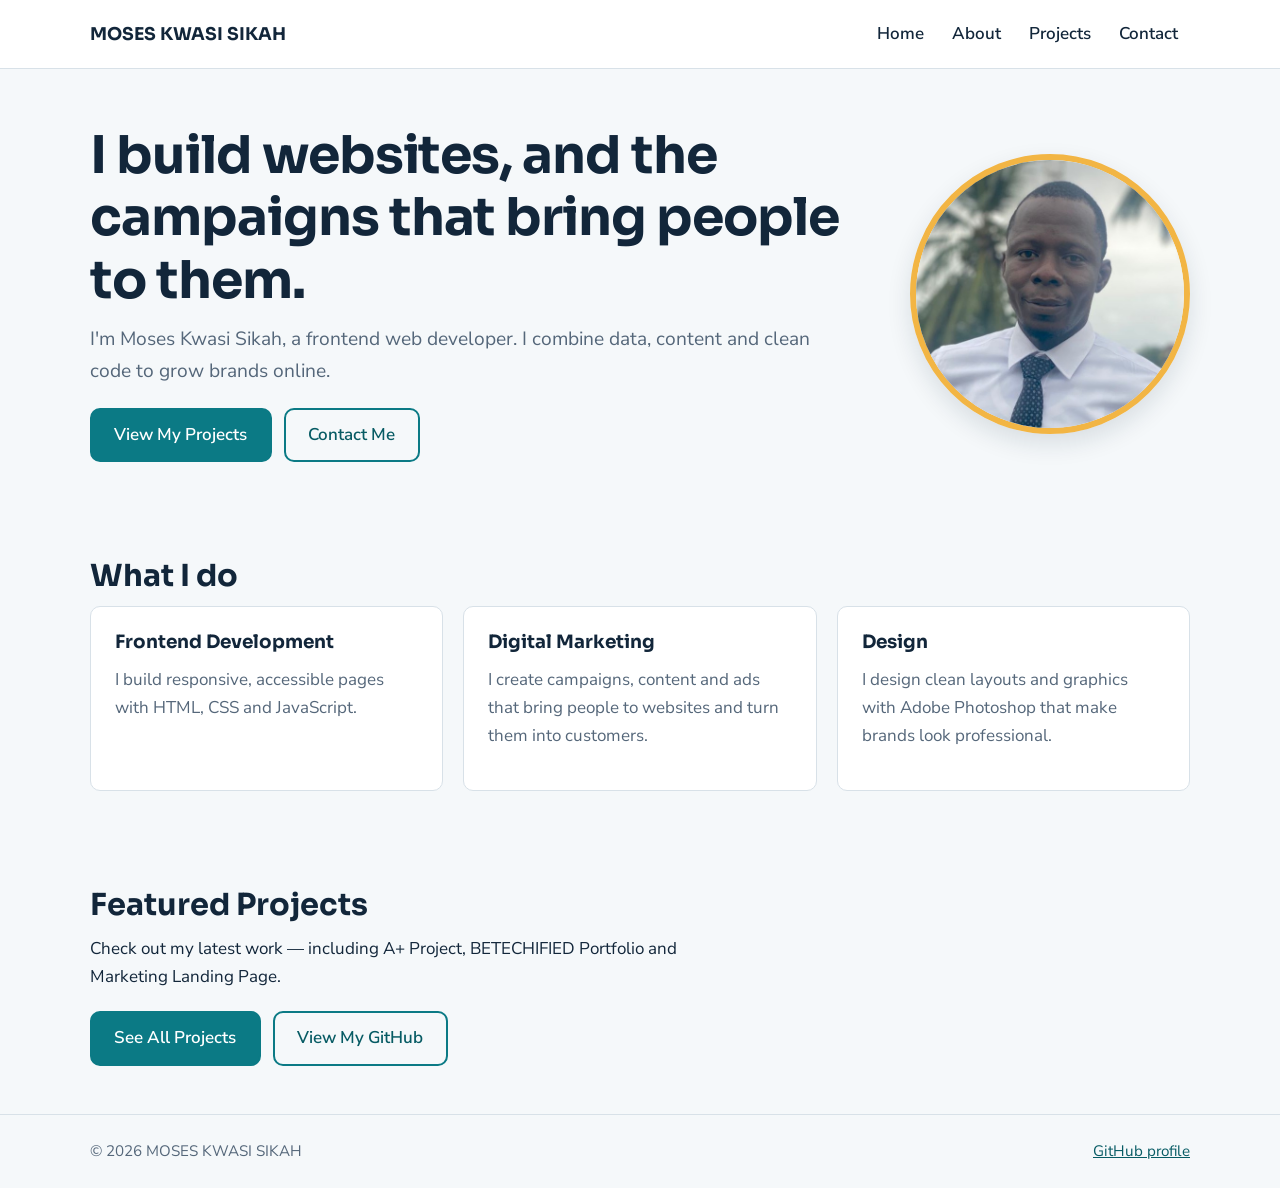
<file: index.html>
<!DOCTYPE html>
<html lang="en">
<head>
    <meta charset="UTF-8">
    <meta name="viewport" content="width=device-width, initial-scale=1.0">
    <title>MOSES KWASI SIKAH | Frontend Developer & Designer</title>
    <meta name="description" content="Portfolio of MOSES KWASI SIKAH, a digital marketing analyst and frontend web developer.">
    <link rel="preconnect" href="https://fonts.googleapis.com">
    <link rel="preconnect" href="https://fonts.gstatic.com" crossorigin>
    <link href="https://fonts.googleapis.com/css2?family=Nunito+Sans:wght@400;600&family=Sora:wght@600;700&display=swap" rel="stylesheet">
    <link rel="stylesheet" href="portfolio.css">
    <script src="portfolio.js" defer></script>
</head>
<body>
    <a class="skip-link" href="#main">Skip to content</a>
    <header class="site-header">
        <div class="container bar">
            <a class="brand" href="index.html">MOSES KWASI SIKAH</a>
            <button class="nav-toggle" type="button" aria-expanded="false" aria-controls="site-nav">Menu</button>
            <nav id="site-nav" aria-label="Main">
                <a href="index.html">Home</a>
                <a href="about.html">About</a>
                <a href="projects.html">Projects</a>
                <a href="contact.html">Contact</a>
            </nav>
        </div>
    </header>

    <main id="main">
        <section class="hero">
            <div class="container hero-grid">
                <div class="hero-copy">
                    <h1>I build websites, and the campaigns that bring people to them.</h1>
                    <p class="lead">I'm Moses Kwasi Sikah, a frontend web developer. I combine data, content and clean code to grow brands online.</p>
                    <div class="actions">
                        <a href="projects.html">View My Projects</a>
                        <a href="contact.html">Contact Me</a>
                    </div>
                </div>
                <img src="myphoto.jpeg" alt="Moses Kwasi Sikah" class="avatar">
            </div>
        </section>

        <section class="section">
            <div class="container">
                <h2>What I do</h2>
                <div class="grid grid-3">
                    <article class="card">
                        <h3>Frontend Development</h3>
                        <p>I build responsive, accessible pages with HTML, CSS and JavaScript.</p>
                    </article>
                    <article class="card">
                        <h3>Digital Marketing</h3>
                        <p>I create campaigns, content and ads that bring people to websites and turn them into customers.</p>
                    </article>
                    <article class="card">
                        <h3>Design</h3>
                        <p>I design clean layouts and graphics with Adobe Photoshop that make brands look professional.</p>
                    </article>
                </div>
            </div>
        </section>

        <section class="section">
            <div class="container">
                <h2>Featured Projects</h2>
                <p>Check out my latest work — including A+ Project, BETECHIFIED Portfolio and Marketing Landing Page.</p>
                <div class="actions">
                    <a href="projects.html">See All Projects</a>
                    <a href="https://github.com/napo6484" target="_blank" rel="noopener">View My GitHub</a>
                </div>
            </div>
        </section>
    </main>

    <footer class="site-footer">
        <div class="container">
            <p>&copy; <span id="year">2026</span> MOSES KWASI SIKAH</p>
            <p><a href="https://github.com/napo6484" target="_blank" rel="noopener">GitHub profile</a></p>
        </div>
    </footer>
</body>
</html>
</file>
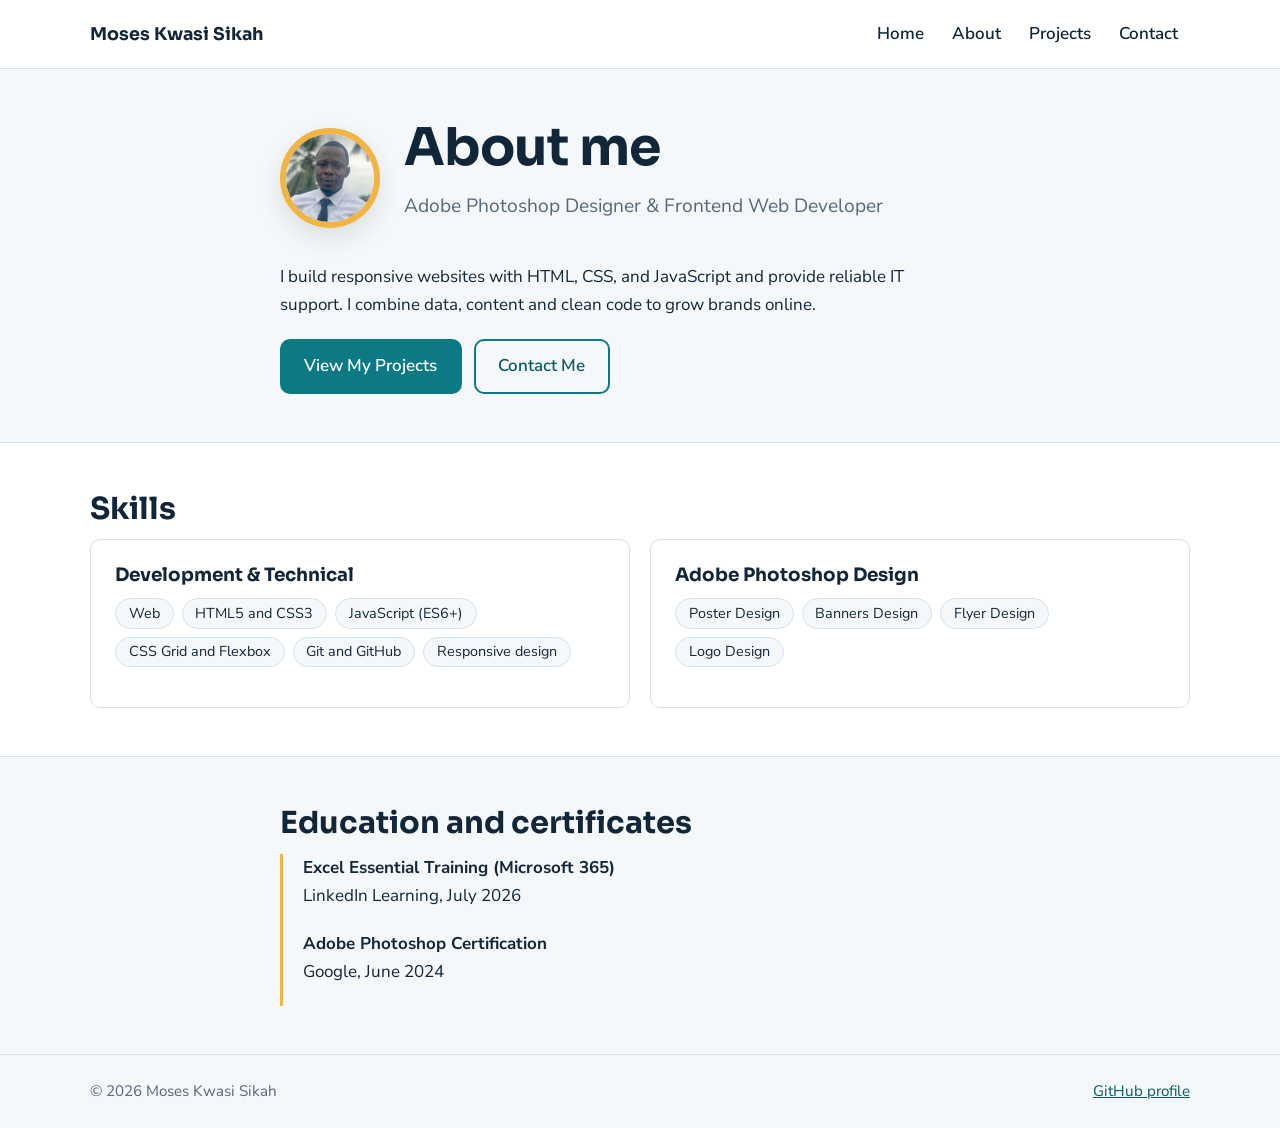
<file: about.html>
<!DOCTYPE html>
<html lang="en">
<head>
    <meta charset="UTF-8">
    <meta name="viewport" content="width=device-width, initial-scale=1.0">
    <title>About | MOSES KWASI SIKAH</title>
    <meta name="description" content="About Moses Kwasi Sikah: skills, education and certifications.">
    <link rel="preconnect" href="https://fonts.googleapis.com">
    <link rel="preconnect" href="https://fonts.gstatic.com" crossorigin>
    <link href="https://fonts.googleapis.com/css2?family=Nunito+Sans:wght@400;600&family=Sora:wght@600;700&display=swap" rel="stylesheet">
    <link rel="stylesheet" href="portfolio.css">
    <script src="portfolio.js" defer></script>
</head>
<body>
    <a class="skip-link" href="#main">Skip to content</a>
    <header class="site-header">
        <div class="container bar">
            <a class="brand" href="index.html">Moses Kwasi Sikah</a>
            <button class="nav-toggle" type="button" aria-expanded="false" aria-controls="site-nav">Menu</button>
            <nav id="site-nav" aria-label="Main">
                <a href="index.html">Home</a>
                <a href="about.html">About</a>
                <a href="projects.html">Projects</a>
                <a href="contact.html">Contact</a>
            </nav>
        </div>
    </header>

    <main id="main">
        <section class="section">
            <div class="container narrow">
                <div class="about-top">
                    <img src="myphoto.jpeg" alt="Moses Kwasi Sikah" class="avatar avatar-small">
                    <div>
                        <h1>About me</h1>
                        <p class="lead">Adobe Photoshop Designer & Frontend Web Developer</p>
                    </div>
                </div>
                <p>I build responsive websites with HTML, CSS, and JavaScript and provide reliable IT support. I combine data, content and clean code to grow brands online.</p>
                <div class="actions">
                    <a href="projects.html">View My Projects</a>
                    <a href="contact.html">Contact Me</a>
                </div>
            </div>
        </section>

        <section class="section alt">
            <div class="container">
                <h2>Skills</h2>
                <div class="grid grid-2">
                    <div class="card">
                        <h3>Development & Technical</h3>
                        <ul class="tags">
                            <li>Web</li>
                            <li>HTML5 and CSS3</li>
                            <li>JavaScript (ES6+)</li>
                            <li>CSS Grid and Flexbox</li>
                            <li>Git and GitHub</li>
                            <li>Responsive design</li>
                        </ul>
                    </div>
                    <div class="card">
                        <h3>Adobe Photoshop Design</h3>
                        <ul class="tags">
                            <li>Poster Design</li>
                            <li>Banners Design</li>
                            <li>Flyer Design</li>
                            <li>Logo Design</li>
                        </ul>
                    </div>
                </div>
            </div>
        </section>

        <section class="section">
            <div class="container narrow">
                <h2>Education and certificates</h2>
                <ul class="timeline">
                    <li><strong>Excel Essential Training (Microsoft 365)</strong> LinkedIn Learning, July 2026</li>
                    <li><strong>Adobe Photoshop Certification</strong> Google, June 2024</li>
                </ul>
            </div>
        </section>
    </main>

    <footer class="site-footer">
        <div class="container">
            <p>&copy; <span id="year">2026</span> Moses Kwasi Sikah</p>
            <p><a href="https://github.com/napo6484" target="_blank" rel="noopener">GitHub profile</a></p>
        </div>
    </footer>
</body>
</html>
</file>
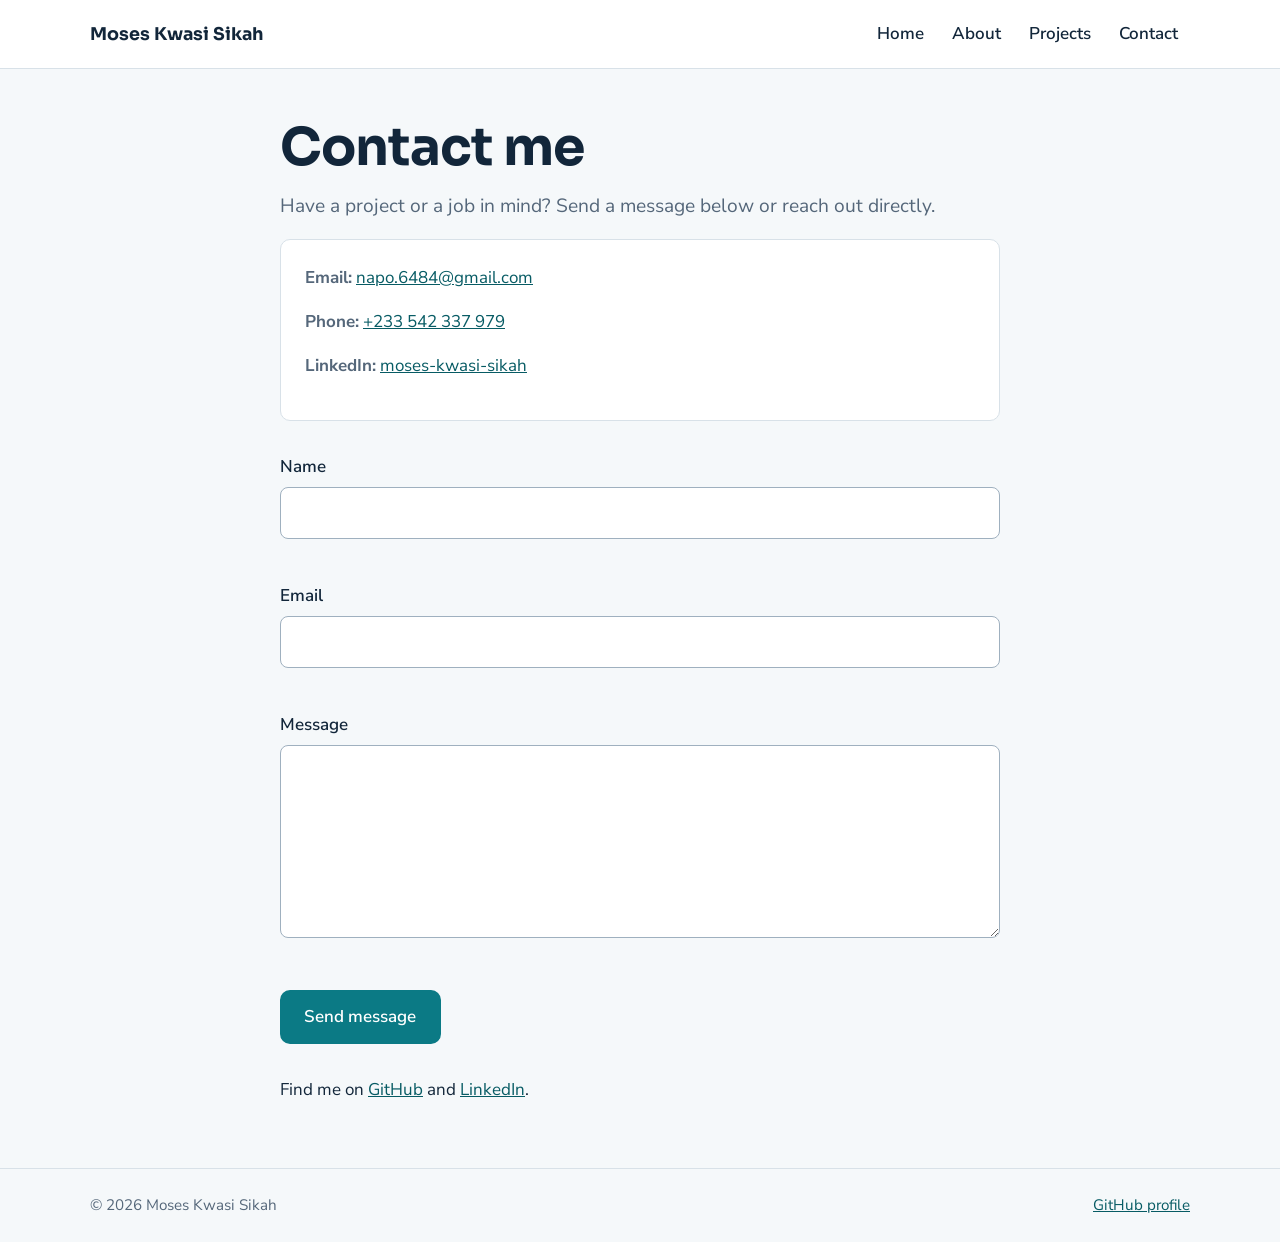
<file: contact.html>
<!DOCTYPE html>
<html lang="en">
<head>
    <meta charset="UTF-8">
    <meta name="viewport" content="width=device-width, initial-scale=1.0">
    <title>Contact | Moses Kwasi Sikah</title>
    <meta name="description" content="Contact Moses Kwasi Sikah.">
    <link rel="preconnect" href="https://fonts.googleapis.com">
    <link rel="preconnect" href="https://fonts.gstatic.com" crossorigin>
    <link href="https://fonts.googleapis.com/css2?family=Nunito+Sans:wght@400;600&family=Sora:wght@600;700&display=swap" rel="stylesheet">
    <link rel="stylesheet" href="portfolio.css">
    <script src="portfolio.js" defer></script>
</head>
<body>
    <a class="skip-link" href="#main">Skip to content</a>
    <header class="site-header">
        <div class="container bar">
            <a class="brand" href="index.html">Moses Kwasi Sikah</a>
            <button class="nav-toggle" type="button" aria-expanded="false" aria-controls="site-nav">Menu</button>
            <nav id="site-nav" aria-label="Main">
                <a href="index.html">Home</a>
                <a href="about.html">About</a>
                <a href="projects.html">Projects</a>
                <a href="contact.html">Contact</a>
            </nav>
        </div>
    </header>
    <main id="main">
        <section class="section">
            <div class="container narrow">
                <h1>Contact me</h1>
                <p class="lead">Have a project or a job in mind? Send a message below or reach out directly.</p>
                <div class="contact-details card">
                    <p><strong>Email:</strong> <a href="mailto:napo.6484@gmail.com">napo.6484@gmail.com</a></p>
                    <p><strong>Phone:</strong> <a href="tel:+233542337979">+233 542 337 979</a></p>
                    <p><strong>LinkedIn:</strong> <a href="https://www.linkedin.com/in/moses-kwasi-sikah-2846bb404" target="_blank" rel="noopener">moses-kwasi-sikah</a></p>
                </div>
                <form id="contact-form" novalidate>
                    <div class="field">
                        <label for="name">Name</label>
                        <input type="text" id="name" name="name" autocomplete="name" required aria-describedby="name-error">
                        <p class="error" id="name-error" role="alert"></p>
                    </div>
                    <div class="field">
                        <label for="email">Email</label>
                        <input type="email" id="email" name="email" autocomplete="email" required aria-describedby="email-error">
                        <p class="error" id="email-error" role="alert"></p>
                    </div>
                    <div class="field">
                        <label for="message">Message</label>
                        <textarea id="message" name="message" rows="6" required aria-describedby="message-error"></textarea>
                        <p class="error" id="message-error" role="alert"></p>
                    </div>
                    <button class="btn" type="submit">Send message</button>
                    <p id="form-status" role="status"></p>
                </form>
                <p class="find-me">
                    Find me on <a href="https://github.com/napo6484" target="_blank" rel="noopener">GitHub</a> and <a href="https://www.linkedin.com/in/moses-kwasi-sikah-2846bb404" target="_blank" rel="noopener">LinkedIn</a>.
                </p>
            </div>
        </section>
    </main>
    <footer class="site-footer">
        <div class="container">
            <p>&copy; <span id="year">2026</span> Moses Kwasi Sikah</p>
            <p><a href="https://github.com/napo6484" target="_blank" rel="noopener">GitHub profile</a></p>
        </div>
    </footer>
</body>
</html>
</file>
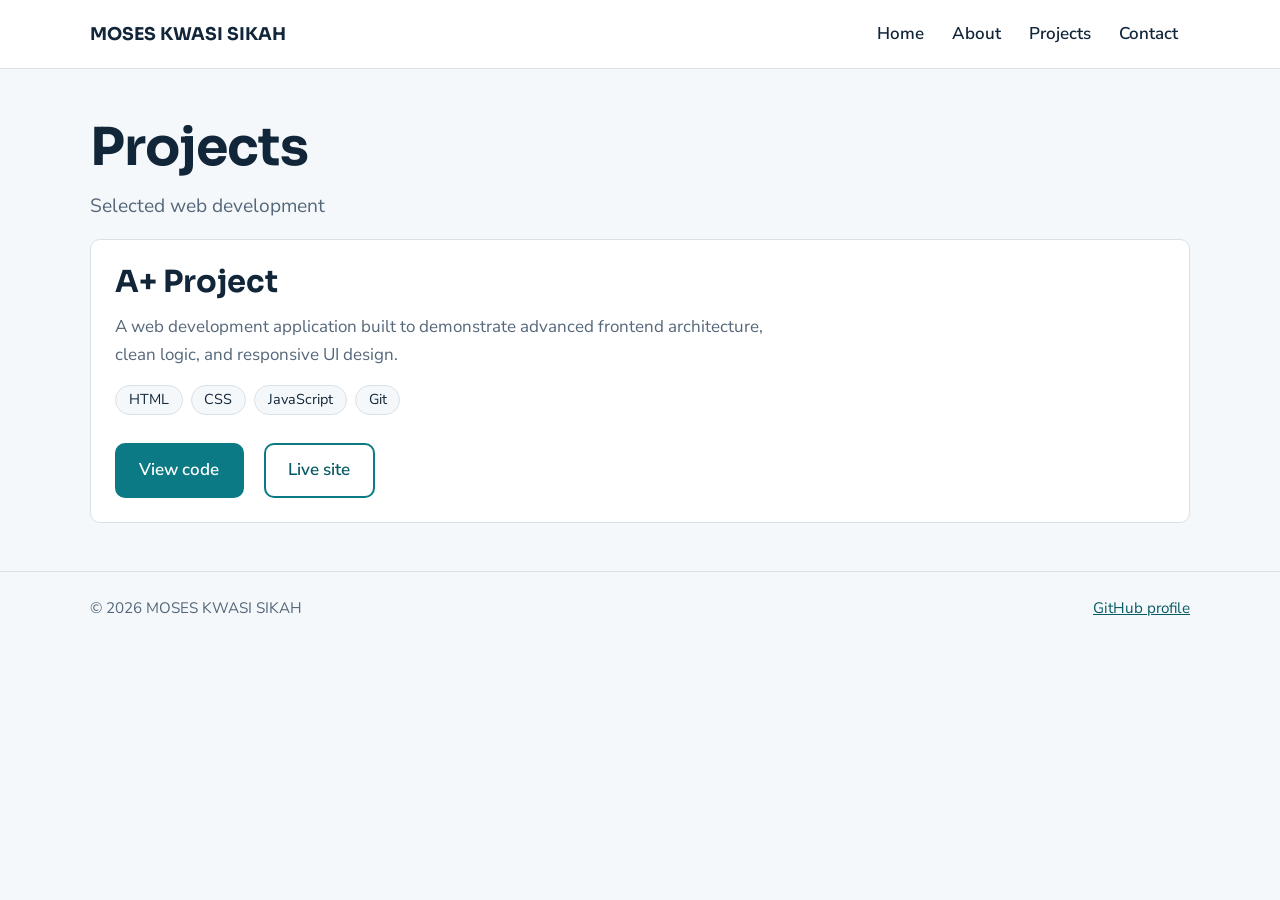
<file: portfolio.html>
<!DOCTYPE html>
<html lang="en">

<head>
    <meta charset="UTF-8">
    <meta name="viewport" content="width=device-width, initial-scale=1.0">
    <title>Projects | MOSES KWASI SIKAH</title>
    <meta name="description" content="Selected web development and marketing projects by Moses Kwasi Sikah.">
    <link rel="preconnect" href="https://fonts.googleapis.com">
    <link rel="preconnect" href="https://fonts.gstatic.com" crossorigin>
    <link href="https://fonts.googleapis.com/css2?family=Nunito+Sans:wght@400;600&family=Sora:wght@600;700&display=swap"
        rel="stylesheet">
    <link rel="stylesheet" href="portfolio.css">
    <script src="portfolio.js" defer></script>
</head>

<body>
    <a class="skip-link" href="#main">Skip to content</a>
    <header class="site-header">
        <div class="container bar">
            <a class="brand" href="index.html">MOSES KWASI SIKAH</a>
            <button class="nav-toggle" type="button" aria-expanded="false" aria-controls="site-nav">Menu</button>
            <nav id="site-nav" aria-label="Main">
                <a href="index.html">Home</a>
                <a href="about.html">About</a>
                <a href="projects.html">Projects</a>
                <a href="contact.html">Contact</a>
            </nav>
        </div>
    </header>

    <main id="main">
        <section class="section">
            <div class="container">
                <h1>Projects</h1>
                <p class="lead">Selected web development</p>
                <div class="grid grid-3">
                    <article class="card project">
                        <h2>A+ Project</h2>
                        <p>A web development application built to demonstrate advanced frontend architecture, clean logic, and responsive UI design.</p>
                        <ul class="tags">
                            <li>HTML</li>
                            <li>CSS</li>
                            <li>JavaScript</li>
                            <li>Git</li>
                        </ul>
                        <div class="actions">
                            <a href="https://github.com/napo6484/a-plus" target="_blank" rel="noopener">View code</a>
                            <a href="https://napo6484.github.io/a-plus/" target="_blank" rel="noopener">Live site</a>
                        </div>
                    </article>
                    
                </div>
            </div>
        </section>
    </main>

    <footer class="site-footer">
        <div class="container">
            <p>&copy; <span id="year">2026</span> MOSES KWASI SIKAH</p>
            <p><a href="https://github.com/napo6484" target="_blank" rel="noopener">GitHub profile</a></p>
        </div>
    </footer>
</body>

</html>
</file>
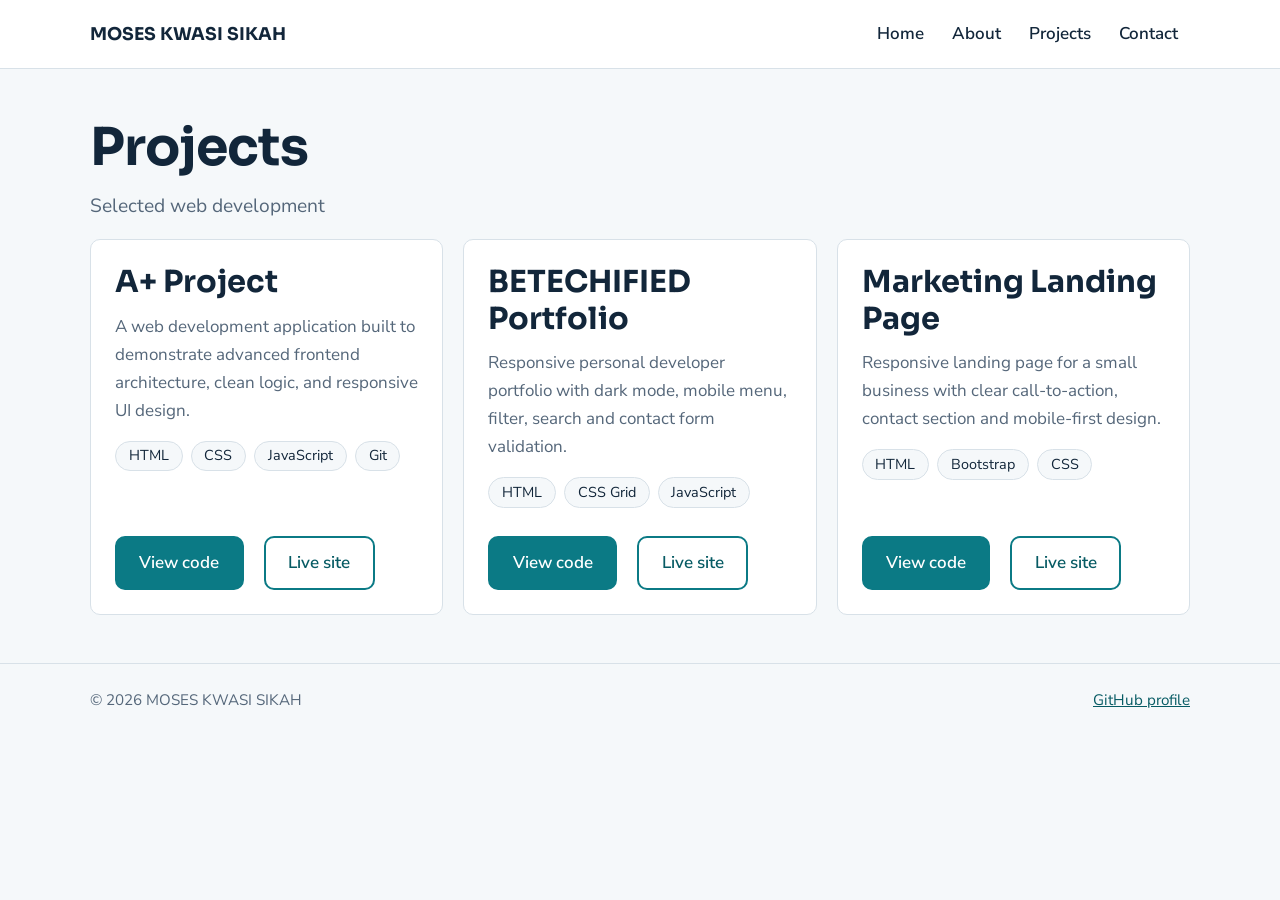
<file: projects.html>
<!DOCTYPE html>
<html lang="en">
<head>
    <meta charset="UTF-8">
    <meta name="viewport" content="width=device-width, initial-scale=1.0">
    <title>Projects | MOSES KWASI SIKAH</title>
    <meta name="description" content="Selected web development and marketing projects by Moses Kwasi Sikah.">
    <link rel="preconnect" href="https://fonts.googleapis.com">
    <link rel="preconnect" href="https://fonts.gstatic.com" crossorigin>
    <link href="https://fonts.googleapis.com/css2?family=Nunito+Sans:wght@400;600&family=Sora:wght@600;700&display=swap" rel="stylesheet">
    <link rel="stylesheet" href="portfolio.css">
    <script src="portfolio.js" defer></script>
</head>
<body>
    <a class="skip-link" href="#main">Skip to content</a>
    <header class="site-header">
        <div class="container bar">
            <a class="brand" href="index.html">MOSES KWASI SIKAH</a>
            <button class="nav-toggle" type="button" aria-expanded="false" aria-controls="site-nav">Menu</button>
            <nav id="site-nav" aria-label="Main">
                <a href="index.html">Home</a>
                <a href="about.html">About</a>
                <a href="projects.html">Projects</a>
                <a href="contact.html">Contact</a>
            </nav>
        </div>
    </header>

    <main id="main">
        <section class="section">
            <div class="container">
                <h1>Projects</h1>
                <p class="lead">Selected web development</p>
                <div class="grid grid-3">
                    <article class="card project">
                        <h2>A+ Project</h2>
                        <p>A web development application built to demonstrate advanced frontend architecture, clean logic, and responsive UI design.</p>
                        <ul class="tags">
                            <li>HTML</li>
                            <li>CSS</li>
                            <li>JavaScript</li>
                            <li>Git</li>
                        </ul>
                        <div class="actions">
                            <a href="https://github.com/napo6484/a-plus" target="_blank" rel="noopener">View code</a>
                            <a href="https://napo6484.github.io/a-plus/" target="_blank" rel="noopener">Live site</a>
                        </div>
                    </article>

                    <article class="card project">
                        <h2>BETECHIFIED Portfolio</h2>
                        <p>Responsive personal developer portfolio with dark mode, mobile menu, filter, search and contact form validation.</p>
                        <ul class="tags">
                            <li>HTML</li>
                            <li>CSS Grid</li>
                            <li>JavaScript</li>
                        </ul>
                        <div class="actions">
                            <a href="https://github.com/napo6484" target="_blank" rel="noopener">View code</a>
                            <a href="https://napo6484.github.io/" target="_blank" rel="noopener">Live site</a>
                        </div>
                    </article>

                    <article class="card project">
                        <h2>Marketing Landing Page</h2>
                        <p>Responsive landing page for a small business with clear call-to-action, contact section and mobile-first design.</p>
                        <ul class="tags">
                            <li>HTML</li>
                            <li>Bootstrap</li>
                            <li>CSS</li>
                        </ul>
                        <div class="actions">
                            <a href="https://github.com/napo6484" target="_blank" rel="noopener">View code</a>
                            <a href="https://napo6484.github.io/" target="_blank" rel="noopener">Live site</a>
                        </div>
                    </article>
                </div>
            </div>
        </section>
    </main>

    <footer class="site-footer">
        <div class="container">
            <p>&copy; <span id="year">2026</span> MOSES KWASI SIKAH</p>
            <p><a href="https://github.com/napo6484" target="_blank" rel="noopener">GitHub profile</a></p>
        </div>
    </footer>
</body>
</html>
</file>
<file: portfolio.css>
/* ---------- Design tokens ---------- */
:root {
    --bg: #f5f8fa;
    --surface: #ffffff;
    --ink: #12263a;
    --muted: #55677a;
    --line: #d8e1e8;
    --accent: #0b7a85;
    --accent-dark: #075b64;
    --highlight: #f2b544;
    --radius: 10px;
    --font-head: "Sora", system-ui, sans-serif;
    --font-body: "Nunito Sans", system-ui, sans-serif;
}

.about-top { display: flex; align-items: center; gap: 1.5rem; margin-bottom: 1.5rem; }
.avatar-small { width: 100px; height: 100px; object-fit: cover; border-radius: 50%; }
/* ---------- Base ---------- */
*,
*::before,
*::after {
    box-sizing: border-box;
}

.contact-details { margin-bottom: 2rem; }
.find-me { margin-top: 2rem; }
.error { color: red; font-size: 0.9rem; }
#site-nav.open { display: flex; }
body {
    margin: 0;
    background: var(--bg);
    color: var(--ink);
    font-family: var(--font-body);
    font-size: 1.0625rem;
    line-height: 1.65;
}

h1,
h2,
h3 {
    font-family: var(--font-head);
    line-height: 1.2;
    margin: 0 0 0.75rem;
}

h1 {
    font-size: clamp(2rem, 5vw, 3.25rem);
    letter-spacing: -0.02em;
}

h2 {
    font-size: clamp(1.4rem, 3vw, 1.9rem);
}

h3 {
    font-size: 1.15rem;
}

p {
    margin: 0 0 1rem;
    max-width: 65ch;
}

a {
    color: var(--accent-dark);
}

a:hover {
    color: var(--accent);
}

:focus-visible {
    outline: 3px solid var(--highlight);
    outline-offset: 2px;
}

.container {
    width: min(1100px, 92%);
    margin-inline: auto;
}

.narrow {
    width: min(720px, 92%);
}

.skip-link {
    position: absolute;
    left: -999px;
    top: 0;
    background: var(--ink);
    color: #fff;
    padding: 0.5rem 1rem;
}

.skip-link:focus {
    left: 0;
    z-index: 20;
}

/* ---------- Header and navigation ---------- */
.site-header {
    position: sticky;
    top: 0;
    z-index: 10;
    background: var(--surface);
    border-bottom: 1px solid var(--line);
}

.bar {
    display: flex;
    align-items: center;
    justify-content: space-between;
    flex-wrap: wrap;
    gap: 0.5rem;
    padding: 0.75rem 0;
}

.brand {
    font-family: var(--font-head);
    font-weight: 700;
    color: var(--ink);
    text-decoration: none;
    font-size: 1.1rem;
}

#site-nav {
    display: none;
    width: 100%;
    flex-direction: column;
    gap: 0.25rem;
}

#site-nav.open {
    display: flex;
}

#site-nav a {
    padding: 0.5rem 0.75rem;
    border-radius: 6px;
    color: var(--ink);
    text-decoration: none;
    font-weight: 600;
}

#site-nav a:hover {
    background: var(--bg);
}

#site-nav a[aria-current="page"] {
    background: var(--ink);
    color: #fff;
}

.nav-toggle {
    font: inherit;
    font-weight: 600;
    cursor: pointer;
    background: transparent;
    color: var(--ink);
    border: 1px solid var(--line);
    border-radius: 6px;
    padding: 0.4rem 0.9rem;
}

/* ---------- Sections ---------- */
.section {
    padding: 3rem 0;
}

.section.alt {
    background: var(--surface);
    border-block: 1px solid var(--line);
}

.lead {
    font-size: 1.2rem;
    color: var(--muted);
}

/* ---------- Hero ---------- */
.hero {
    padding: 3.5rem 0 3rem;
}

.hero-grid {
    display: grid;
    gap: 2.5rem;
    align-items: center;
}

/* ---------- Profile Image / Avatar Styling (Larger Size) ---------- */
.avatar {
    width: 220px;
    height: 220px;
    border-radius: 50%;
    object-fit: cover;
    display: block;
    border: 6px solid var(--highlight);
    box-shadow: 0 10px 25px rgba(18, 38, 58, 0.12);
    justify-self: center;
}

/* ---------- Buttons ---------- */
.actions {
    display: flex;
    flex-wrap: wrap;
    gap: 0.75rem;
    margin-top: 1.25rem;
}

.btn {
    display: inline-block;
    font: inherit;
    font-weight: 600;
    cursor: pointer;
    padding: 0.7rem 1.4rem;
    border-radius: var(--radius);
    background: var(--accent);
    color: #fff;
    border: 2px solid var(--accent);
    text-decoration: none;
}

.btn:hover {
    background: var(--accent-dark);
    border-color: var(--accent-dark);
    color: #fff;
}

.btn-outline {
    background: transparent;
    color: var(--accent-dark);
}

/* ---------- Responsive grids (CSS Grid) ---------- */
.grid {
    display: grid;
    gap: 1.25rem;
    grid-template-columns: 1fr;
}

.card {
    background: var(--surface);
    border: 1px solid var(--line);
    border-radius: var(--radius);
    padding: 1.5rem;
}

.card p {
    color: var(--muted);
}

.project {
    display: flex;
    flex-direction: column;
}

.project .actions {
    margin-top: auto;
    padding-top: 0.75rem;
    gap: 1.25rem;
}

.project .actions a {
    font-weight: 600;
}

.tags {
    list-style: none;
    padding: 0;
    margin: 0 0 1rem;
    display: flex;
    flex-wrap: wrap;
    gap: 0.5rem;
}

.tags li {
    background: var(--bg);
    border: 1px solid var(--line);
    border-radius: 999px;
    padding: 0.15rem 0.8rem;
    font-size: 0.9rem;
}

.timeline {
    list-style: none;
    padding: 0;
    margin: 0;
    border-left: 3px solid var(--highlight);
}

.timeline li {
    padding: 0 0 1.25rem 1.25rem;
}

.timeline strong {
    display: block;
}

/* ---------- Contact form ---------- */
.field {
    margin-bottom: 1.25rem;
}

label {
    display: block;
    font-weight: 600;
    margin-bottom: 0.35rem;
}

input,
textarea {
    width: 100%;
    font: inherit;
    color: var(--ink);
    padding: 0.7rem 0.85rem;
    background: var(--surface);
    border: 1px solid #9fb0bf;
    border-radius: 8px;
}

input[aria-invalid="true"],
textarea[aria-invalid="true"] {
    border-color: #b3261e;
}

.error {
    color: #b3261e;
    font-size: 0.95rem;
    margin: 0.3rem 0 0;
    min-height: 1.2em;
}

#form-status {
    margin-top: 1rem;
    font-weight: 600;
    color: var(--accent-dark);
}

.find-me {
    margin-top: 2rem;
}

/* ---------- Footer ---------- */
.site-footer {
    border-top: 1px solid var(--line);
    padding: 1.5rem 0;
    color: var(--muted);
    font-size: 0.95rem;
}

.site-footer .container {
    display: flex;
    flex-wrap: wrap;
    justify-content: space-between;
    gap: 0.5rem;
}

.site-footer p {
    margin: 0;
}

/* ---------- Tablet and up ---------- */
@media (min-width: 700px) {
    .nav-toggle {
        display: none;
    }

    #site-nav,
    #site-nav.open {
        display: flex;
        flex-direction: row;
        width: auto;
    }

    .grid-2 {
        grid-template-columns: repeat(2, 1fr);
    }

    .grid-3 {
        grid-template-columns: repeat(auto-fit, minmax(260px, 1fr));
    }

    .hero-grid {
        grid-template-columns: 1fr 300px;
    }

    .avatar {
        width: 280px;
        height: 280px;
        justify-self: end;
    }
}

/* ---------- Homepage landing page ---------- */
.brand-dot {
    color: #d3f36b;
}

.landing-home {
    --landing-ink: #172521;
    --landing-muted: #60706a;
    --landing-green: #d3f36b;
    --landing-deep: #102522;
    color: var(--landing-ink);
}

.landing-hero {
    position: relative;
    overflow: hidden;
    background: #f1f4ec;
    padding: 4.5rem 0 0;
}

.landing-hero-grid {
    display: grid;
    gap: 3rem;
    align-items: center;
}

.landing-hero-copy {
    position: relative;
    z-index: 1;
    padding-bottom: 3.5rem;
}

.eyebrow {
    display: flex;
    align-items: center;
    gap: 0.6rem;
    margin: 0 0 1.15rem;
    color: var(--landing-muted, #60706a);
    font-size: 0.79rem;
    font-weight: 700;
    letter-spacing: 0.12em;
    text-transform: uppercase;
}

.eyebrow-mark {
    width: 0.55rem;
    height: 0.55rem;
    border-radius: 50%;
    background: #83a93c;
    box-shadow: 0 0 0 4px rgba(131, 169, 60, 0.15);
}

.landing-hero h1 {
    max-width: 700px;
    margin-bottom: 1.25rem;
    color: var(--landing-deep);
    font-size: clamp(2.7rem, 7vw, 5.3rem);
    letter-spacing: -0.065em;
    line-height: 1.04;
}

.landing-hero h1 span,
.cta-content h2 span {
    color: #66842f;
}

.landing-lead {
    max-width: 540px;
    margin-bottom: 0;
    color: var(--landing-muted);
    font-size: clamp(1.05rem, 2vw, 1.2rem);
    line-height: 1.75;
}

.landing-actions {
    align-items: center;
    margin-top: 1.75rem;
}

.landing-btn {
    display: inline-flex;
    align-items: center;
    gap: 0.8rem;
    border-color: var(--landing-deep);
    border-radius: 5px;
    background: var(--landing-deep);
}

.landing-btn:hover {
    border-color: #28443e;
    background: #28443e;
}

.text-link,
.card-link {
    display: inline-flex;
    align-items: center;
    gap: 0.55rem;
    font-weight: 700;
    text-decoration: none;
}

.text-link {
    color: var(--landing-ink);
}

.text-link:hover,
.card-link:hover {
    color: #66842f;
}

.hero-note {
    margin: 1.5rem 0 0;
    color: #718078;
    font-size: 0.9rem;
}

.landing-portrait-wrap {
    position: relative;
    width: min(100%, 410px);
    justify-self: center;
    padding: 0.7rem 0.7rem 0;
}

.landing-portrait {
    position: relative;
    z-index: 1;
    display: block;
    width: 100%;
    height: 400px;
    border-radius: 48% 48% 8px 8px;
    object-fit: cover;
    object-position: center 27%;
    filter: saturate(0.82);
}

.portrait-orbit {
    position: absolute;
    border: 1px solid rgba(102, 132, 47, 0.3);
    border-radius: 50%;
    pointer-events: none;
}

.portrait-orbit-one {
    inset: 3% -5% 8% 10%;
    transform: rotate(-18deg);
}

.portrait-orbit-two {
    inset: 9% -10% 1% 17%;
    transform: rotate(14deg);
}

.portrait-caption {
    position: absolute;
    right: -0.8rem;
    bottom: 1.6rem;
    z-index: 2;
    display: grid;
    gap: 0.4rem;
    width: min(235px, 67%);
    padding: 1.15rem 1.25rem;
    border: 1px solid rgba(23, 37, 33, 0.08);
    border-radius: 7px;
    background: #fff;
    box-shadow: 0 14px 40px rgba(23, 37, 33, 0.12);
}

.portrait-caption-label {
    color: #718078;
    font-size: 0.7rem;
    font-weight: 700;
    letter-spacing: 0.1em;
    text-transform: uppercase;
}

.portrait-caption strong {
    font-family: var(--font-head);
    font-size: 0.95rem;
    line-height: 1.45;
}

.portrait-caption a {
    margin-top: 0.3rem;
    color: #66842f;
    font-size: 0.85rem;
    font-weight: 700;
    text-decoration: none;
}

.portrait-spark {
    position: absolute;
    top: 4%;
    right: 3%;
    z-index: 2;
    color: #8dad46;
    font-size: 2.7rem;
}

.landing-hero-bottom {
    display: flex;
    justify-content: center;
    flex-wrap: wrap;
    gap: 1rem 2.8rem;
    padding: 1rem 4%;
    background: var(--landing-deep);
    color: #d7e1d7;
    font-size: 0.7rem;
    font-weight: 700;
    letter-spacing: 0.18em;
}

.landing-services {
    padding-block: 5rem;
    background: #fff;
}

.section-heading,
.work-heading {
    display: flex;
    align-items: end;
    justify-content: space-between;
    gap: 2rem;
    margin-bottom: 2rem;
}

.landing-eyebrow {
    color: #748270;
}

.section-heading h2,
.work-heading h2 {
    max-width: 650px;
    margin: 0;
    color: var(--landing-deep);
    font-size: clamp(1.8rem, 4vw, 2.7rem);
    letter-spacing: -0.045em;
}

.section-intro {
    max-width: 370px;
    margin: 0 0 0.2rem;
    color: var(--landing-muted);
}

.service-grid {
    gap: 1rem;
}

.service-card {
    display: flex;
    flex-direction: column;
    min-height: 245px;
    padding: 1.5rem;
    border: 1px solid #e3e9e1;
    border-radius: 6px;
    background: #fbfcf9;
}

.service-number {
    margin-bottom: 1.6rem;
    color: #748270;
    font-size: 0.7rem;
    font-weight: 700;
    letter-spacing: 0.14em;
}

.service-card h3 {
    margin-bottom: 0.55rem;
    color: var(--landing-deep);
    font-size: 1.2rem;
}

.service-card p {
    margin-bottom: 1.4rem;
    color: var(--landing-muted);
    font-size: 0.98rem;
}

.card-link {
    margin-top: auto;
    color: #66842f;
    font-size: 0.9rem;
}

.landing-work {
    padding-block: 4.5rem 5rem;
    background: #f1f4ec;
}

.work-heading {
    margin-bottom: 1.75rem;
}

.work-heading .text-link {
    flex-shrink: 0;
    margin-bottom: 0.35rem;
}

.work-grid {
    gap: 1.25rem;
}

.work-card {
    overflow: hidden;
    border: 1px solid #e1e7de;
    border-radius: 7px;
    background: #fff;
}

.work-visual {
    position: relative;
    display: flex;
    min-height: 260px;
    align-items: center;
    justify-content: center;
    overflow: hidden;
}

.work-visual-aplus {
    background: #dce7d2;
    color: #17342c;
}

.work-visual-aplus::before,
.work-visual-aplus::after {
    position: absolute;
    width: 250px;
    height: 250px;
    border: 1px solid rgba(23, 52, 44, 0.15);
    border-radius: 50%;
    content: "";
}

.work-visual-aplus::after {
    width: 330px;
    height: 330px;
}

.work-visual-label,
.work-visual-footer {
    position: absolute;
    z-index: 1;
    font-size: 0.65rem;
    font-weight: 700;
    letter-spacing: 0.14em;
}

.work-visual-label {
    top: 1.25rem;
    left: 1.35rem;
}

.work-visual-footer {
    right: 1.35rem;
    bottom: 1.2rem;
    left: 1.35rem;
    letter-spacing: 0.02em;
    text-align: center;
}

.work-visual-mark {
    position: relative;
    z-index: 1;
    font-family: var(--font-head);
    font-size: 7rem;
    font-weight: 700;
    letter-spacing: -0.1em;
}

.work-visual-mark span {
    color: #71933e;
    font-size: 4rem;
    vertical-align: top;
}

.work-visual-portfolio {
    background: #dfe8e6;
}

.portfolio-window {
    display: block;
    width: min(68%, 330px);
    overflow: hidden;
    border: 5px solid #fff;
    border-radius: 6px;
    background: #f8faf8;
    box-shadow: 0 18px 45px rgba(23, 37, 33, 0.18);
    transform: rotate(-3deg);
}

.portfolio-window-top {
    display: flex;
    gap: 4px;
    padding: 8px 10px;
    background: #e8eee8;
}

.portfolio-window-top i {
    width: 6px;
    height: 6px;
    border-radius: 50%;
    background: #a4b1a3;
}

.portfolio-window-content {
    display: flex;
    min-height: 150px;
    flex-direction: column;
    justify-content: center;
    padding: 1.1rem;
}

.portfolio-window-content b {
    font-family: var(--font-head);
    font-size: clamp(1.1rem, 3vw, 1.65rem);
    letter-spacing: -0.06em;
}

.portfolio-window-content em {
    color: #64746b;
    font-size: 0.78rem;
    font-style: normal;
}

.portfolio-window-line {
    width: 42%;
    height: 6px;
    margin-top: 1.1rem;
    border-radius: 9px;
    background: #d3f36b;
}

.work-card-copy {
    display: flex;
    align-items: center;
    justify-content: space-between;
    gap: 1rem;
    padding: 1.25rem 1.4rem 1.4rem;
}

.work-card-copy h3 {
    margin-bottom: 0.35rem;
    color: var(--landing-deep);
}

.work-card-copy p {
    margin: 0;
    color: var(--landing-muted);
    font-size: 0.94rem;
}

.work-arrow {
    display: grid;
    width: 2.5rem;
    height: 2.5rem;
    flex: 0 0 auto;
    place-items: center;
    border: 1px solid #dfe6dc;
    border-radius: 50%;
    color: #28443e;
    font-size: 1.2rem;
    text-decoration: none;
    transition: background-color 160ms ease, color 160ms ease;
}

.work-arrow:hover {
    background: var(--landing-deep);
    color: #fff;
}

.landing-cta {
    position: relative;
    overflow: hidden;
    padding: 4.5rem 0;
    background: var(--landing-deep);
    color: #fff;
}

.cta-content {
    position: relative;
    z-index: 1;
    text-align: center;
}

.cta-content .eyebrow {
    justify-content: center;
    color: #bdcbbf;
}

.cta-content h2 {
    max-width: 760px;
    margin: 0 auto 1rem;
    font-size: clamp(2rem, 5vw, 3.4rem);
    letter-spacing: -0.05em;
}

.cta-content h2 span {
    color: var(--landing-green);
}

.cta-content > p:not(.eyebrow) {
    max-width: 500px;
    margin: 0 auto 1.5rem;
    color: #bdcbbf;
}

.cta-btn {
    display: inline-flex;
    align-items: center;
    gap: 0.7rem;
    border-color: var(--landing-green);
    border-radius: 5px;
    background: var(--landing-green);
    color: var(--landing-deep);
}

.cta-btn:hover {
    border-color: #e0fa99;
    background: #e0fa99;
    color: var(--landing-deep);
}

.cta-decoration {
    position: absolute;
    top: -3rem;
    right: 5%;
    color: rgba(211, 243, 107, 0.09);
    font-size: 20rem;
    line-height: 1;
}

.landing-footer {
    border-top: 0;
    background: #0b1b18;
    color: #bdcbbf;
}

.landing-footer a {
    color: #d3f36b;
}

@media (min-width: 700px) {
    .landing-hero {
        padding-top: 5.25rem;
    }

    .landing-hero-grid {
        grid-template-columns: minmax(0, 1.2fr) minmax(300px, 0.8fr);
        gap: 3.25rem;
    }

    .landing-portrait-wrap {
        width: min(100%, 380px);
        justify-self: end;
    }

    .landing-portrait {
        height: 420px;
    }
}

@media (max-width: 699px) {
    .landing-hero {
        padding-top: 3.25rem;
    }

    .landing-hero-copy {
        padding-bottom: 0;
    }

    .landing-portrait-wrap {
        width: min(88%, 340px);
        margin-bottom: 1rem;
    }

    .landing-portrait {
        height: 340px;
    }

    .section-heading,
    .work-heading {
        align-items: start;
        flex-direction: column;
        gap: 1rem;
    }

    .landing-services,
    .landing-work {
        padding-block: 3.5rem;
    }

    .work-visual {
        min-height: 230px;
    }

    .landing-cta {
        padding: 3.5rem 0;
    }
}

@media (prefers-reduced-motion: reduce) {
    *,
    *::before,
    *::after {
        scroll-behavior: auto !important;
        transition-duration: 0.01ms !important;
    }
}
/* ---------- FIX: Make .actions links look like buttons ---------- */
.actions a {
    display: inline-block;
    font: inherit;
    font-weight: 600;
    padding: 0.7rem 1.4rem;
    border-radius: 10px;
    background: var(--accent);
    color: #fff;
    border: 2px solid var(--accent);
    text-decoration: none;
}
.actions a:hover {
    background: var(--accent-dark);
    border-color: var(--accent-dark);
    color: #fff;
}
/* Second button in a group = outline style */
.actions a:nth-child(2) {
    background: transparent;
    color: var(--accent-dark);
}
.actions a:nth-child(2):hover {
    background: var(--accent-dark);
    color: #fff;
}

/* Fix: Contact page spacing - replaces inline style */
.contact-details { margin-bottom: 2rem; }
.find-me { margin-top: 2rem; }

/* Fix: About page top */
.about-top { display: flex; align-items: center; gap: 1.5rem; margin-bottom: 1.5rem; }
.avatar-small { width: 100px; height: 100px; object-fit: cover; border-radius: 50%; }

/* Fix: Mobile nav must close after click - JS handles it */
@media (max-width: 699px) {
    #site-nav { display: none; }
    #site-nav.open { display: flex; flex-direction: column; }
}
</file>
